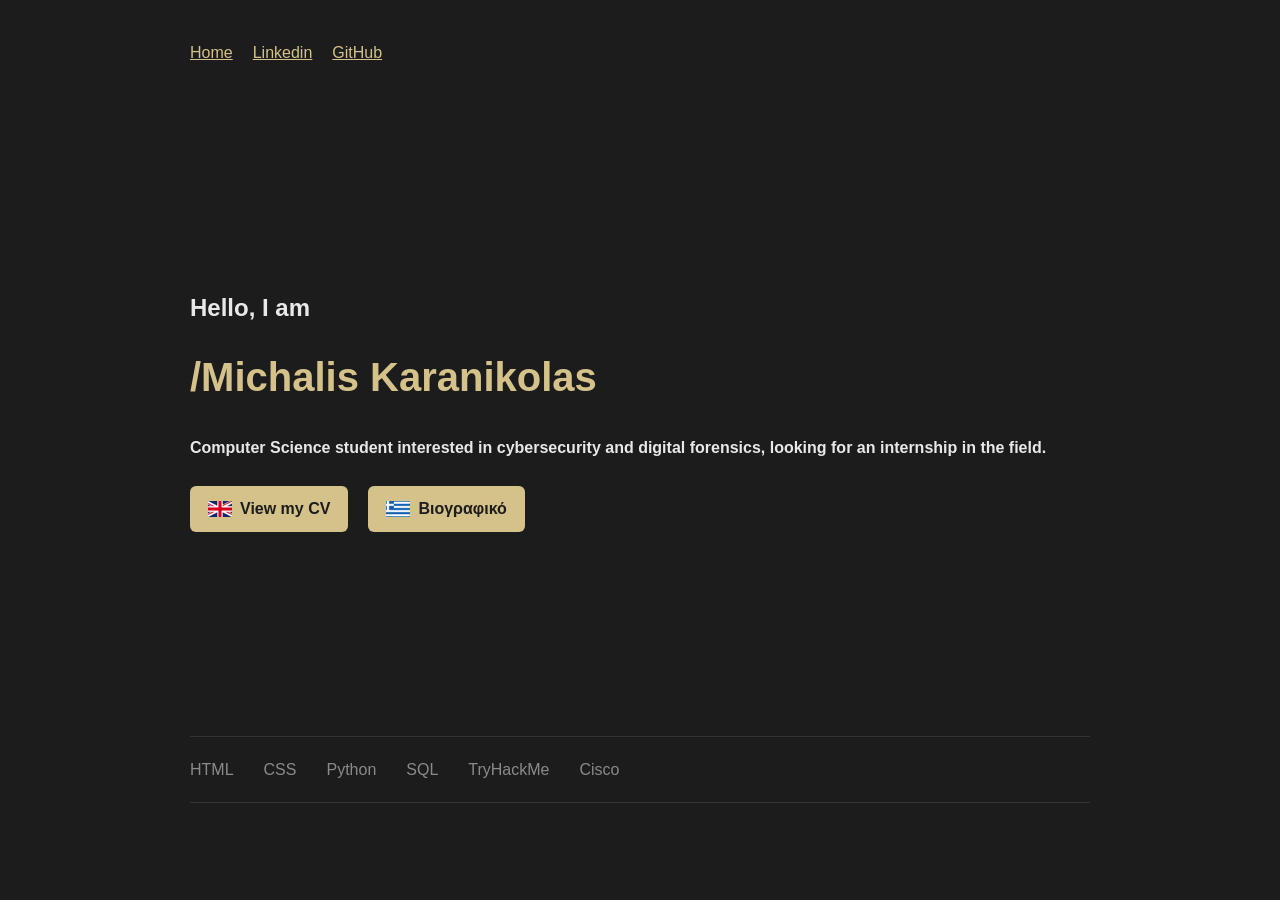
<file: index.html>
<!DOCTYPE html>
<html lang="en">
 
    <head>
        <meta charset="UTF-8">
        <meta name="viewport" content="width=device-width, initial-scale=1">
        <title>Michalis Karanikolas</title>
        <link rel="stylesheet" href="style.css">
    </head>
 
    <body>
 
        <nav class="navigation">
            <a href="index.html">Home</a>
            <a href="https://www.linkedin.com/in/michail-karanikolas-computer-science target="_blank" rel="noopener noreferrer"">Linkedin</a>
            <a href="https://github.com/AceMkn" target="_blank" rel="noopener noreferrer">GitHub</a>
        </nav>
 
        <main class="mainpage">
            <h2 id="greetings">Hello, I am</h2>
            <h1>/Michalis Karanikolas</h1>
            <p><strong>Computer Science student interested in cybersecurity and digital forensics, looking for an internship in the field.</strong></p>
 
            <div class="lang-buttons">
                <a class="button" href="cv-en.html">
                    <img class="button-flag" src="flag-gb.png" alt="">
                    View my CV
                </a>
                <a class="button" href="cv-el.html">
                    <img class="button-flag" src="flag-gr.png" alt="">
                    Βιογραφικό
                </a>
            </div>
            
        </main>

        <ul class="skills">
            <li>HTML</li>
            <li>CSS</li>
            <li>Python</li>
            <li>SQL</li>
            <li>TryHackMe</li>
            <li>Cisco</li>
        </ul>
 
    </body>
 
</html>
</file>
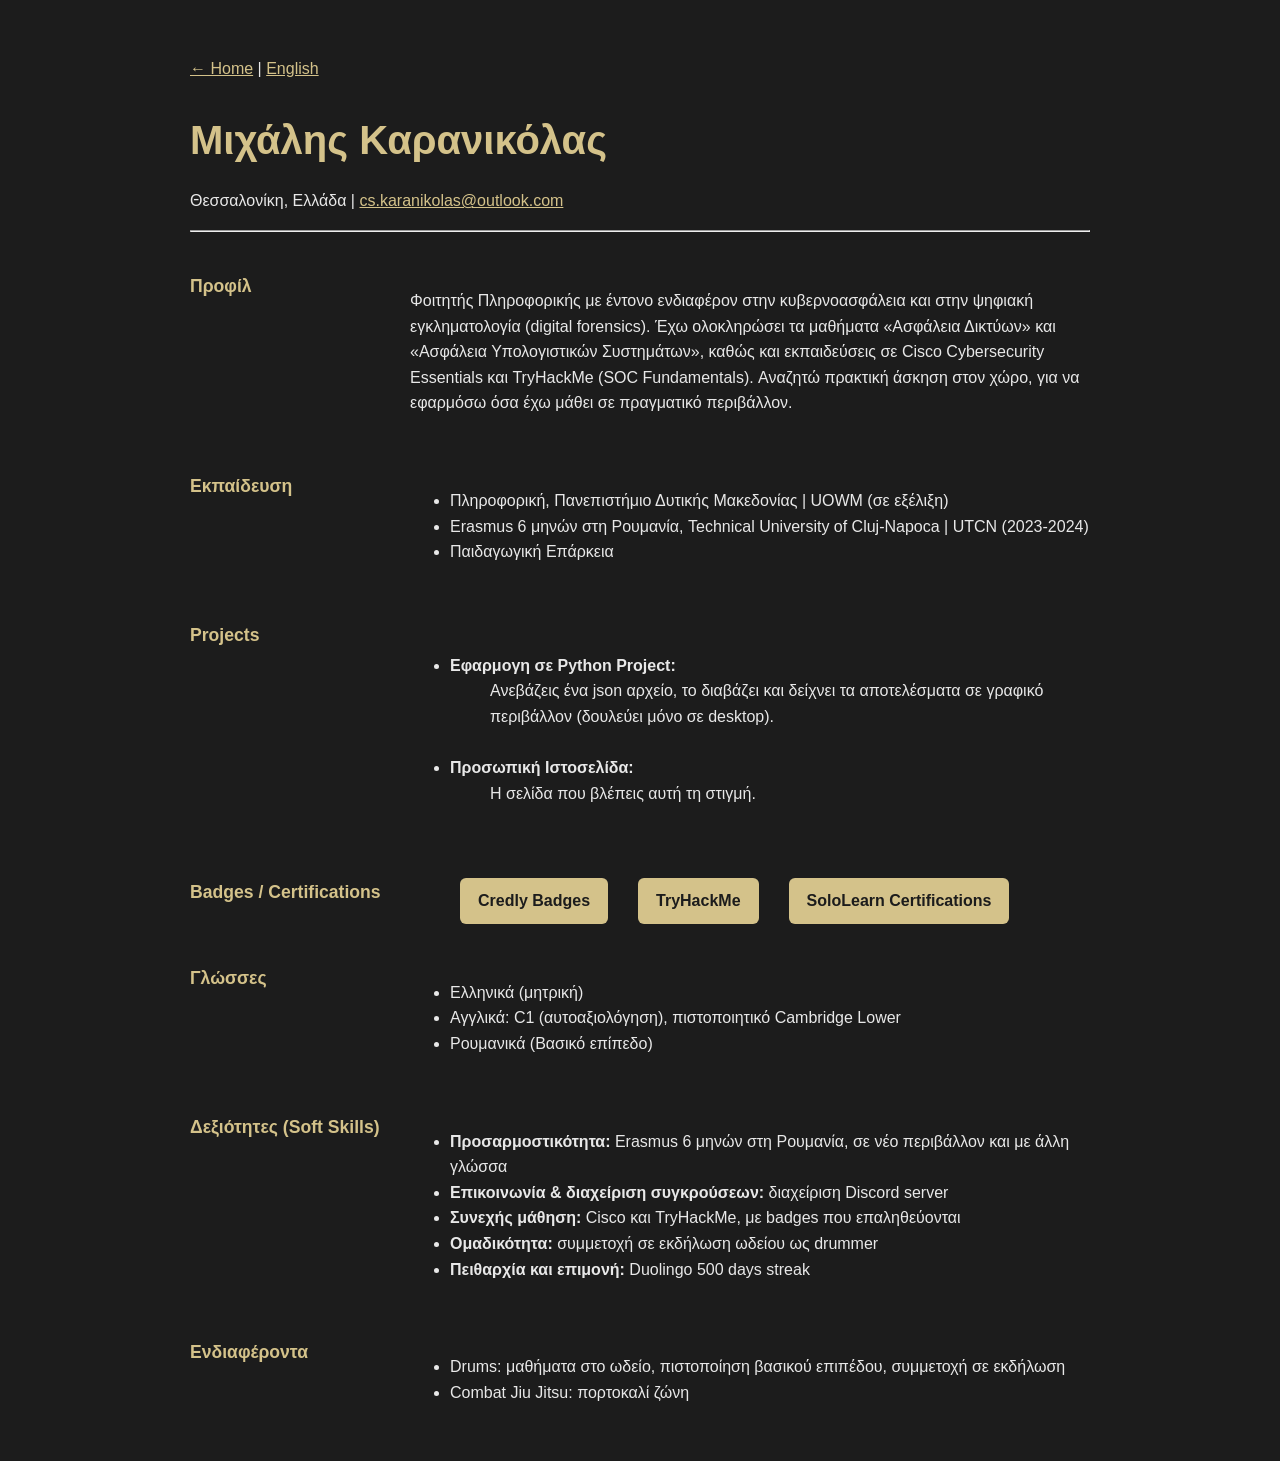
<file: cv-el.html>
<!DOCTYPE html>
<html lang="el">
    <head>
        <meta charset="UTF-8">
        <meta name="viewport" content="width=device-width, initial-scale=1">
        <title>Βιογραφικό</title>
        <link rel="stylesheet" href="style.css">
    </head>

    <body>

        <p><a href="index.html">&larr; Home</a> | <a href="cv-en.html">English</a></p>

        <h1>Μιχάλης Καρανικόλας</h1>
        <p>Θεσσαλονίκη, Ελλάδα | <a href="mailto:cs.karanikolas@outlook.com">cs.karanikolas@outlook.com</a></p>
        <hr>
        
        <section>
            <h2>Προφίλ</h2>
            <p>Φοιτητής Πληροφορικής με έντονο ενδιαφέρον στην κυβερνοασφάλεια και στην ψηφιακή εγκληματολογία (digital forensics). Έχω ολοκληρώσει τα μαθήματα &laquo;Ασφάλεια Δικτύων&raquo; και &laquo;Ασφάλεια Υπολογιστικών Συστημάτων&raquo;, καθώς και εκπαιδεύσεις σε Cisco Cybersecurity Essentials και TryHackMe (SOC Fundamentals). Αναζητώ πρακτική άσκηση στον χώρο, για να εφαρμόσω όσα έχω μάθει σε πραγματικό περιβάλλον.</p>
        </section>

        <section>
            <h2>Εκπαίδευση</h2>
            <ul>
                <li>Πληροφορική, Πανεπιστήμιο Δυτικής Μακεδονίας | UOWM (σε εξέλιξη) </li>
                <li>Erasmus 6 μηνών στη Ρουμανία, Technical University of Cluj-Napoca | UTCN (2023-2024)</li>
                <li>Παιδαγωγική Επάρκεια</li>
            </ul>
        </section>

        <section>
            <h2>Projects</h2>
            <dl>
                <ul>
                    <li>
                        <dt><strong>Εφαρμογη σε Python Project:</strong></dt>
                        <dd>Ανεβάζεις ένα json αρχείο, το διαβάζει και δείχνει τα αποτελέσματα σε γραφικό περιβάλλον (δουλεύει μόνο σε desktop).</dd>
                    </li>
                    <br>
                    <li>
                        <dt><strong>Προσωπική Ιστοσελίδα:</strong></dt>
                        <dd>Η σελίδα που βλέπεις αυτή τη στιγμή.</dd> 
                    </li>
                </ul>
            </dl>
        </section>

        <section>
            <h2>Badges / Certifications</h2>
            <div class="badges">
                <a class="button" href="https://www.credly.com/users/michail-karanikolas" target="_blank" rel="noopener noreferrer">Credly Badges</a>
                <a class="button" href="https://tryhackme.com/p/mike.kn12" target="_blank" rel="noopener noreferrer">TryHackMe</a>
                <a class="button" href="sololearn.html">SoloLearn Certifications</a>
            </div>
        </section>
    
        <section>
            <h2>Γλώσσες</h2>
            <ul>
                <li>Ελληνικά (μητρική)</li>
                <li>Αγγλικά: C1 (αυτοαξιολόγηση), πιστοποιητικό Cambridge Lower</li>
                <li>Ρουμανικά (Βασικό επίπεδο)</li>
            </ul>
        </section>

        <section>
            <h2>Δεξιότητες (Soft Skills)</h2>
            <ul>
                
                <li><strong>Προσαρμοστικότητα:</strong> Erasmus 6 μηνών στη Ρουμανία, σε νέο περιβάλλον και με άλλη γλώσσα</li>
                <li><strong>Επικοινωνία &amp; διαχείριση συγκρούσεων:</strong> διαχείριση Discord server</li>
                <li><strong>Συνεχής μάθηση:</strong> Cisco και TryHackMe, με badges που επαληθεύονται</li>
                <li><strong>Ομαδικότητα:</strong> συμμετοχή σε εκδήλωση ωδείου ως drummer</li>
                <li><strong>Πειθαρχία και επιμονή: </strong>Duolingo 500 days streak</li>
                
            </ul>
        </section>

        <section>
            <h2>Ενδιαφέροντα</h2>
            <ul>

                <li>Drums: μαθήματα στο ωδείο, πιστοποίηση βασικού επιπέδου, συμμετοχή σε εκδήλωση</li>
                <li>Combat Jiu Jitsu: πορτοκαλί ζώνη</li>

            </ul>
        </section>

    </body>    

</html>
</file>
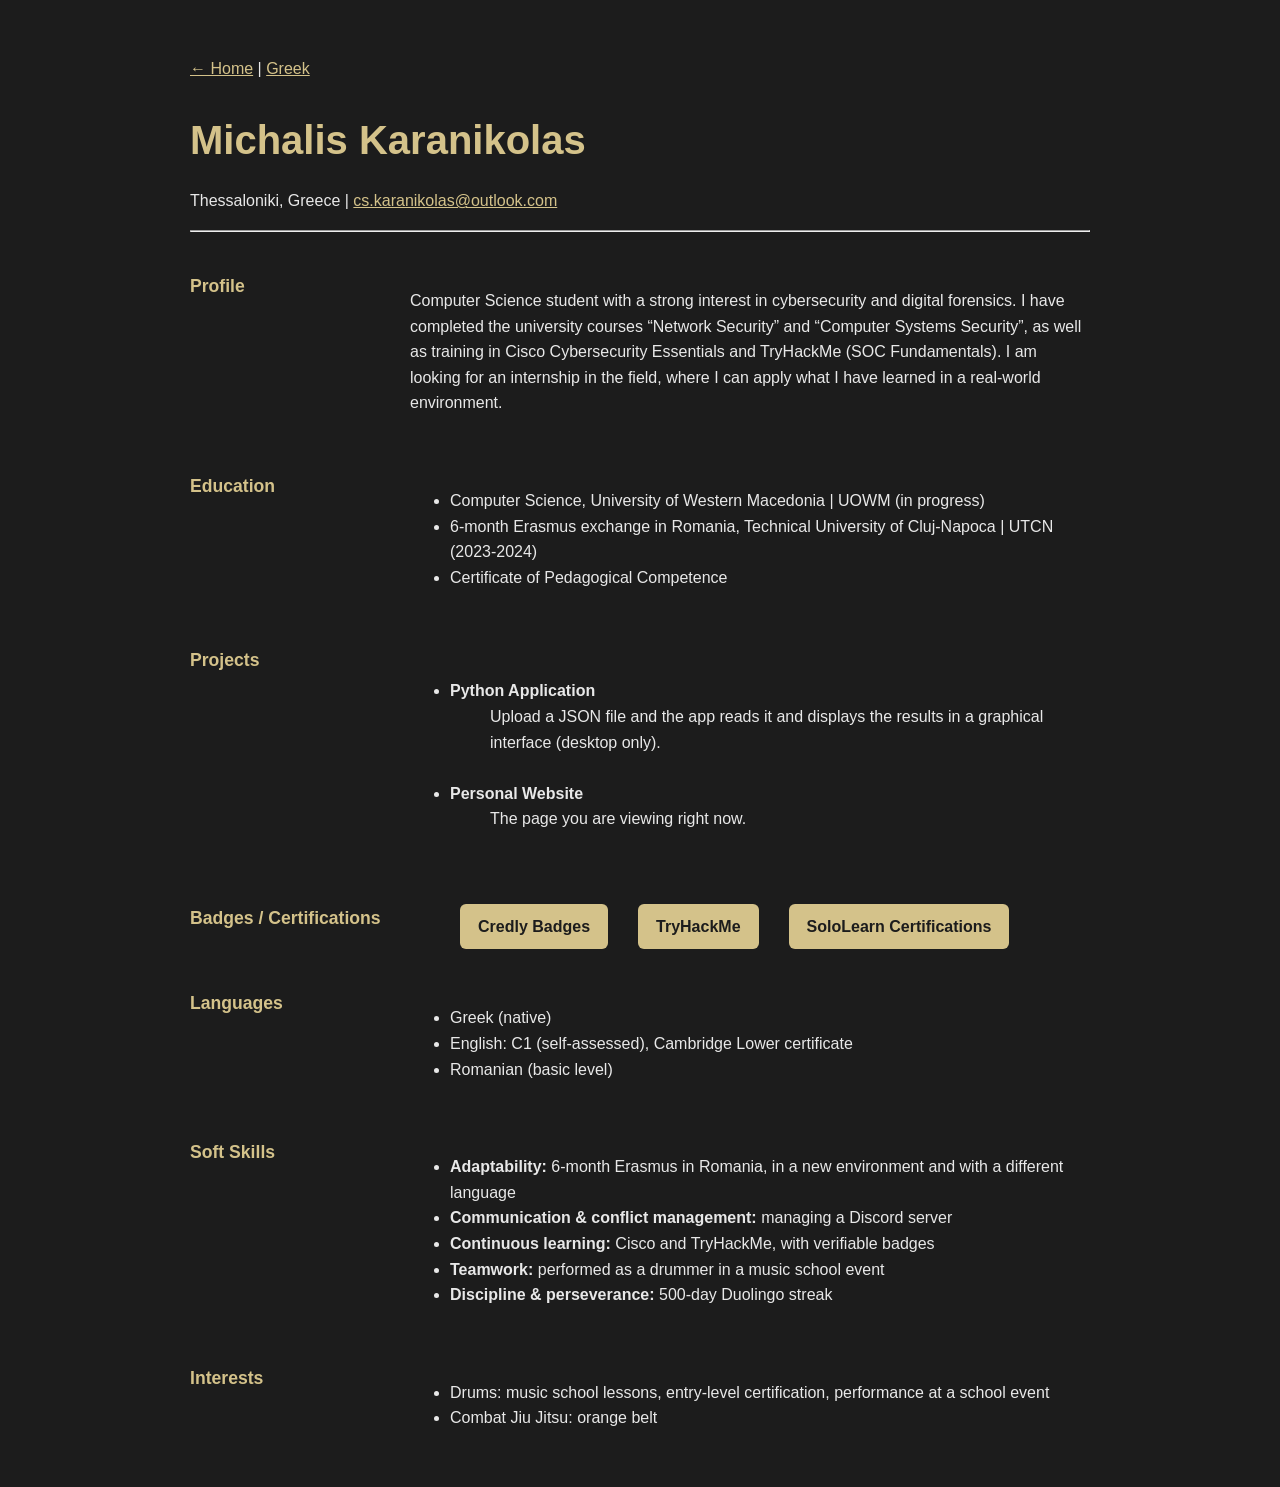
<file: cv-en.html>
<!DOCTYPE html>
<html lang="en">
    <head>
        <meta charset="UTF-8">
        <meta name="viewport" content="width=device-width, initial-scale=1">
        <title>Michalis Karanikolas | CV</title>
        <link rel="stylesheet" href="style.css">
    </head>
 
    <body>
 
        <p><a href="index.html">&larr; Home</a> | <a href="cv-el.html">Greek</a></p>
 
        <h1>Michalis Karanikolas</h1>
        <p>Thessaloniki, Greece | <a href="mailto:cs.karanikolas@outlook.com">cs.karanikolas@outlook.com</a></p>
        <hr>
 
        <section>
            <h2>Profile</h2>
            <p>Computer Science student with a strong interest in cybersecurity and digital forensics. I have completed the university courses &ldquo;Network Security&rdquo; and &ldquo;Computer Systems Security&rdquo;, as well as training in Cisco Cybersecurity Essentials and TryHackMe (SOC Fundamentals). I am looking for an internship in the field, where I can apply what I have learned in a real-world environment.</p>
        </section>
 
        <section>
            <h2>Education</h2>
            <ul>
                <li>Computer Science, University of Western Macedonia | UOWM (in progress)</li>
                <li>6-month Erasmus exchange in Romania, Technical University of Cluj-Napoca | UTCN (2023-2024)</li>
                <li>Certificate of Pedagogical Competence</li>
            </ul>
        </section>
 
        <section>
            <h2>Projects</h2>
            <dl>
                <ul>
                    <li>
                        <dt><strong>Python Application</strong></dt>
                        <dd>Upload a JSON file and the app reads it and displays the results in a graphical interface (desktop only).</dd>
                    </li>  
                    <br>
                    <li>      
                        <dt><strong>Personal Website</strong></dt>
                        <dd>The page you are viewing right now.</dd>
                    </li>
                </ul>
            </dl>
        </section>
 
        <section>
            <h2>Badges / Certifications</h2>
            <div class="badges">
                <a class="button" href="https://www.credly.com/users/michail-karanikolas" target="_blank" rel="noopener noreferrer">Credly Badges</a>
                <a class="button" href="https://tryhackme.com/p/mike.kn12" target="_blank" rel="noopener noreferrer">TryHackMe</a>
                <a class="button" href="sololearn.html">SoloLearn Certifications</a>
            </div>
        </section>
 
        <section>
            <h2>Languages</h2>
            <ul>
                <li>Greek (native)</li>
                <li>English: C1 (self-assessed), Cambridge Lower certificate</li>
                <li>Romanian (basic level)</li>
            </ul>
        </section>
 
        <section>
            <h2>Soft Skills</h2>
            <ul>
                <li><strong>Adaptability:</strong> 6-month Erasmus in Romania, in a new environment and with a different language</li>
                <li><strong>Communication &amp; conflict management:</strong> managing a Discord server</li>
                <li><strong>Continuous learning:</strong> Cisco and TryHackMe, with verifiable badges</li>
                <li><strong>Teamwork:</strong> performed as a drummer in a music school event</li>
                <li><strong>Discipline &amp; perseverance:</strong> 500-day Duolingo streak</li>
            </ul>
        </section>
 
        <section>
            <h2>Interests</h2>
            <ul>
                <li>Drums: music school lessons, entry-level certification, performance at a school event</li>
                <li>Combat Jiu Jitsu: orange belt</li>
            </ul>
        </section>
 
    </body>
 
</html>
</file>
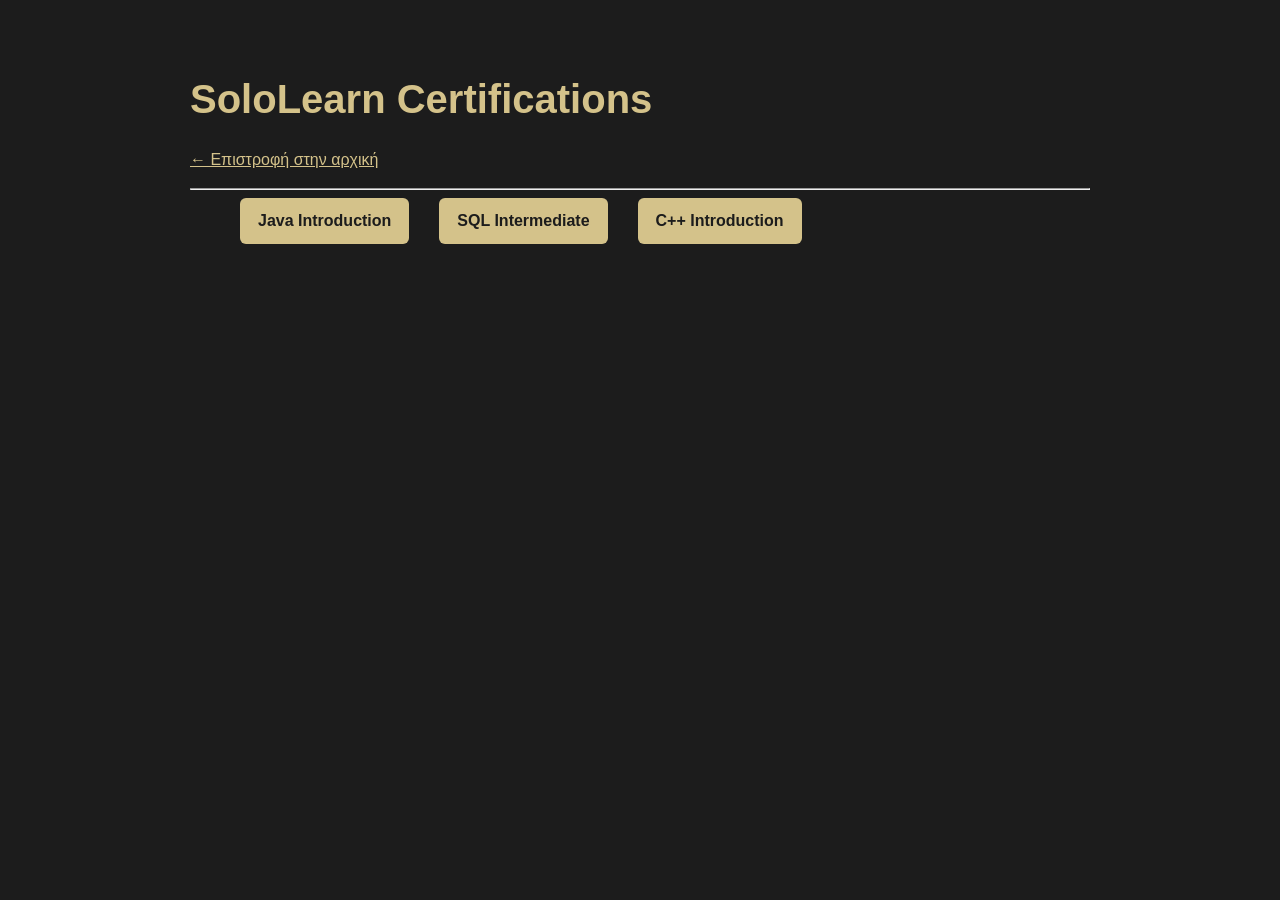
<file: sololearn.html>
<!DOCTYPE html>
<html lang="el">
    <head>
        <meta charset="UTF-8">
        <meta name="viewport" content="width=device-width, initial-scale=1">
        <title>SoloLearn Certifications</title>
        <link rel="stylesheet" href="style.css">
    </head>

    <body>
        <h1>SoloLearn Certifications</h1>
        <p><a href="index.html">&larr; Επιστροφή στην αρχική</a></p>
        <hr>

        <div class="badges">
            <a class="button" href="https://www.sololearn.com/certificates/CC-HIZVRDEX" target="_blank" rel="noopener noreferrer">Java Introduction</a>
            <a class="button" href="https://www.sololearn.com/certificates/CC-UFBBTFIV" target="_blank" rel="noopener noreferrer">SQL Intermediate</a>
            <a class="button" href="https://www.sololearn.com/certificates/CC-4IUH95E9" target="_blank" rel="noopener noreferrer">C++ Introduction</a>
        </div>
        
    </body>
</html>
</file>
<file: style.css>
body {
    background-color: #1c1c1c;
    color: #e8e8e8;
    font-family: Arial, sans-serif;
    max-width: 900px;
    margin: 0 auto;
    padding: 40px 20px;
    line-height: 1.6;
    }

#greetings {
    position: relative;
    bottom: -40px;
}

h1 {
    color: #d4c28a;
    font-size: 2.5rem;
    margin-bottom: 0;
    }

a {
    color: #d4c28a;
    }  
            
.badges {
    display: flex;
    flex-wrap: wrap;
    gap: 30px;
    margin-left: 50px;
    }

.button {
    display: inline-flex;
    align-items: center;
    gap: 8px;
    padding: 10px 18px;
    background-color: #d4c28a;
    color: #1c1c1c;
    text-decoration: none;
    border-radius: 6px;
    font-weight: bold;
    }

.button-flag {
    width: 24px;
    height: 16px;
    object-fit: cover;
    }

.button:hover {
    background-color: #e8d9a0;
    }

section {
    display: grid;
    grid-template-columns: 200px 1fr;
    gap: 20px;
    margin-top: 40px;
    }

         
section h2 {
    color: #d4c28a;
    font-size: 1.1rem;
    margin: 0;
    }
   
.navigation {
    display: flex;
    gap: 20px;
}

.mainpage {
    min-height: 70vh;
    display: flex;
    flex-direction: column;
    justify-content: center;
    gap: 10px;
}

.lang-buttons {
    display: flex;
    flex-wrap: wrap;
    gap: 20px;
}

.skills {
    display: flex;
    flex-wrap: wrap;
    gap: 30px;
    list-style: none;
    padding: 20px 0;
    margin: 40px 0 0 0;
    border-top: 1px solid #333;
    border-bottom: 1px solid #333;
    color: #8a8a8a;
}

.skills li:hover {
    color: #d4c28a;
}
 
@media (max-width: 700px) {
    section {
        grid-template-columns: 1fr;
        gap: 8px;
    }

    .badges {
        margin-left: 0;
        gap: 12px;
    }

    h1 {
        font-size: 2rem;
    }
}
</file>
